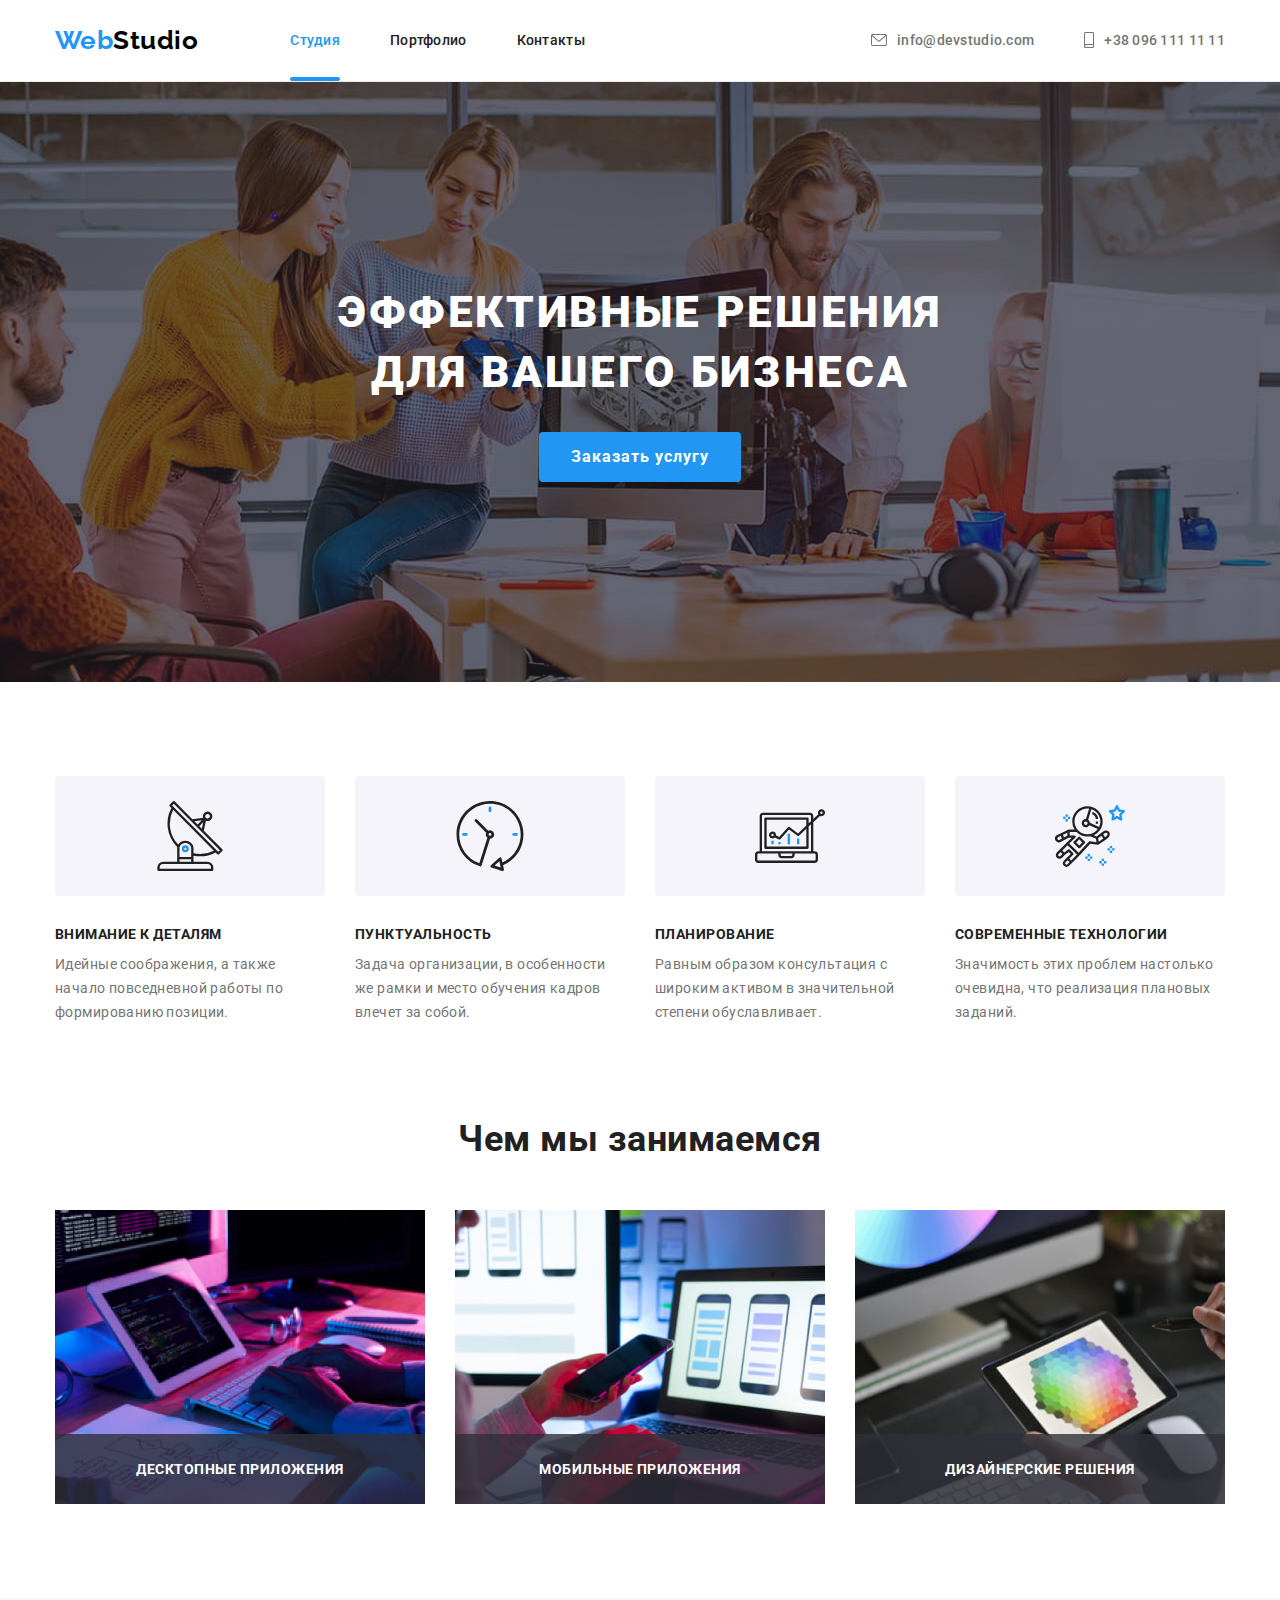
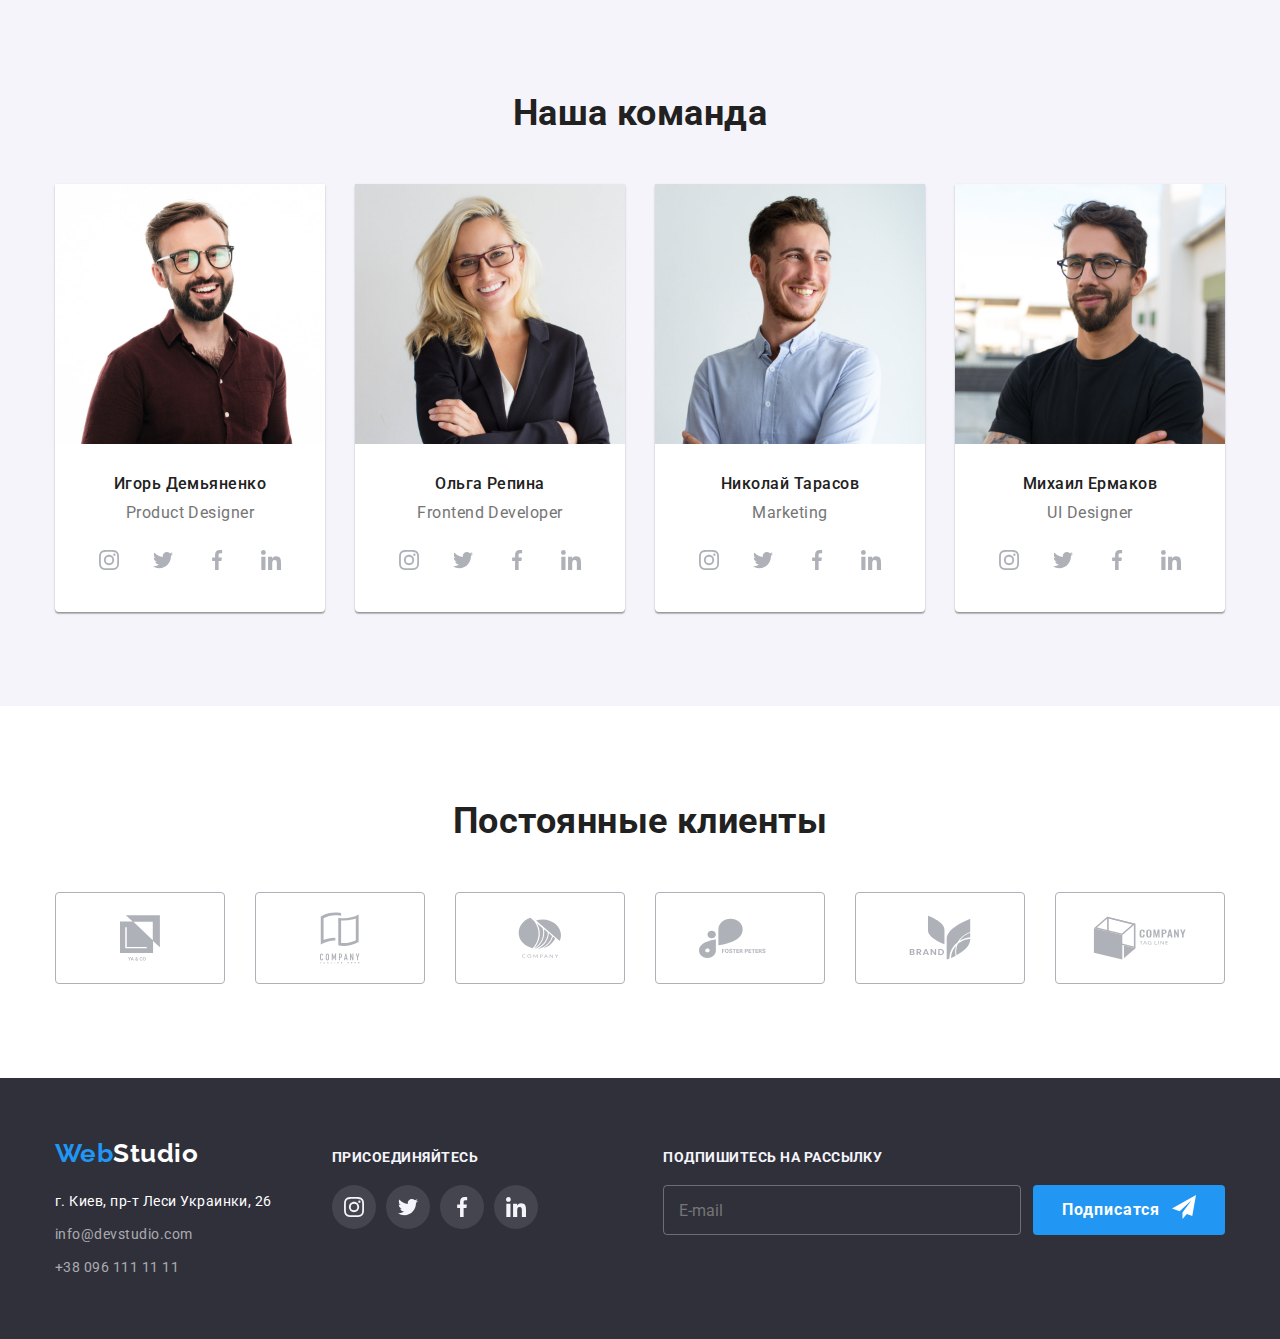
<file: index.html>
<!DOCTYPE html>
<html lang="ru">
  <head>
    <meta charset="UTF-8" />
    <meta name="viewport" content="width=device-width, initial-scale=1.0" />
    <title>Студия</title>
    <link rel="preconnect" href="https://fonts.googleapis.com" />
    <link rel="preconnect" href="https://fonts.gstatic.com" crossorigin />
    <link
      href="https://fonts.googleapis.com/css2?family=Raleway:wght@700&family=Roboto:wght@400;500;700;900&display=swap"
      rel="stylesheet"
    />
    <link
      rel="stylesheet"
      href="https://cdnjs.cloudflare.com/ajax/libs/modern-normalize/1.1.0/modern-normalize.min.css"
      integrity="sha512-wpPYUAdjBVSE4KJnH1VR1HeZfpl1ub8YT/NKx4PuQ5NmX2tKuGu6U/JRp5y+Y8XG2tV+wKQpNHVUX03MfMFn9Q=="
      crossorigin="anonymous"
      referrerpolicy="no-referrer"
    />

    <link rel="stylesheet" href="./css/main.min.css" />
  </head>
  <body>
    <!--******************************************** header section  *******************-->
    <header class="header">
      <div class="header__container">
        <a class="header__logo-link link" href="./index.html"
          ><span class="header__logo-span">Web</span>Studio
        </a>
        <nav class="nav">
          <ul class="nav-menu__list">
            <li>
              <a class="nav-menu__link--current" href="./index.html"
                >Студия</a
              >
            </li>
            <li>
              <a class="nav-menu__link" href="./portfolio.html"
                >Портфолио</a
              >
            </li>
            <li>
              <a class="nav-menu__link" href="./contacts.html">Контакты</a>
            </li>
          </ul>
        </nav>
        <ul class="nav-contact list">
          <li class="nav-contact__item">
            <a class="nav-contact__link" href="mailto:info@devstudio.com">
              <svg class="nav-contact__icon" width="16" height="12">
                <use href="./images/symbol-defs.svg#mail-icon"></use>
              </svg>
              info@devstudio.com
            </a>
          </li>
          <li class="nav-contact__item">
            <a class="nav-contact__link" href="tel:+380961111111">
              <svg class="nav-contact__icon" width="10px" height="16px">
                <use href="./images/symbol-defs.svg#icon-smartphone"></use>
              </svg>
              +38 096 111 11 11
            </a>
          </li>
        </ul>
      </div>
    </header>

    <main>
      <!--****************************************** hero section **********************-->
      <section class="hero">
        <div class="hero__container">
          <h1 class="hero__title">Эффективные решения для вашего бизнеса</h1>
          <button class="hero__btn" type="button" data-modal-open>
            Заказать услугу
          </button>
        </div>
      </section>

      <!--****************************************** benefits section *****************-->
      <section class="benefits">
        <div class="benefits__container">
          <h2 hidden>Преимущества</h2>
          <ul class="benefits__list">
            <li class="benefits__item">
              <div class="benefits__block">
                <svg width="70" height="70">
                  <use href="./images/symbol-defs.svg#icon-antenna"></use>
                </svg>
              </div>
              <h3 class="benefits__tittle">Внимание к деталям</h3>
              <p class="benefits__text">
                Идейные соображения, а также начало повседневной работы по
                формированию позиции.
              </p>
            </li>
            <li class="benefits__item">
              <div class="benefits__block">
                <svg width="70" height="70">
                  <use href="./images/symbol-defs.svg#icon-clock"></use>
                </svg>
              </div>
              <h3 class="benefits__tittle">Пунктуальность</h3>
              <p class="benefits__text">
                Задача организации, в особенности же рамки и место обучения
                кадров влечет за собой.
              </p>
            </li>
            <li class="benefits__item">
              <div class="benefits__block">
                <svg width="70" height="70">
                  <use href="./images/symbol-defs.svg#icon-diagram"></use>
                </svg>
              </div>
              <h3 class="benefits__tittle">Планирование</h3>
              <p class="benefits__text">
                Равным образом консультация с широким активом в значительной
                степени обуславливает.
              </p>
            </li>
            <li class="benefits__item">
              <div class="benefits__block">
                <svg width="70" height="70">
                  <use href="./images/symbol-defs.svg#icon-astronaut"></use>
                </svg>
              </div>
              <h3 class="benefits__tittle">Современные технологии</h3>
              <p class="benefits__text">
                Значимость этих проблем настолько очевидна, что реализация
                плановых заданий.
              </p>
            </li>
          </ul>
        </div>
      </section>

      <!--****************************************** activiti section *****************-->
      <section class="activiti">
        <div class="activiti__container">
          <h2 class="activiti__topic">Чем мы занимаемся</h2>
          <ul class="activiti__list">
            <li class="activiti__item">
              <div class="activiti__block">
                <img
                  class="img"
                  src="./images/box1.jpg"
                  alt="решения для бизнеса"
                  width="370"
                  height="294"
                />
                <div class="activiti__fond">
                  <p class="activiti__caption">десктопные приложения</p>
                </div>
              </div>
            </li>
            <li class="activiti__item">
              <div class="activiti__block">
                <img
                  class="img"
                  src="./images/box2.jpg"
                  alt="решения для бизнеса"
                  width="370"
                  height="294"
                />
                <div class="activiti__fond">
                  <p class="activiti__caption">мобильные приложения</p>
                </div>
              </div>
            </li>
            <li class="activiti__item">
              <div class="activiti__block">
                <img
                  class="img"
                  src="./images/box3.jpg"
                  alt="решения для бизнеса"
                  width="370"
                  height="294"
                />
                <div class="activiti__fond">
                  <p class="activiti__caption">дизайнерские решения</p>
                </div>
              </div>
            </li>
          </ul>
        </div>
      </section>

      <!--******************************************  team section  *******************-->
      <section class="team">
        <div class="team__container">
          <h2 class="team__topic">Наша команда</h2>
          <ul class="team__list">
            <li class="team__item">
              <img
                class="img"
                src="./images/img1.jpg"
                alt="Игорь Демьяненко"
                width="270"
                height="260"
              />
              <div class="person team-block">
                <h3 class="person__name">Игорь Демьяненко</h3>
                <p class="person__team" lang="en">Product Designer</p>
                <ul class="person__list list">
                  <li class="person__item">
                    <a href="" class="person__link"
                      ><svg class="person__icon">
                        <use
                          href="./images/symbol-defs.svg#icon-instagram"
                        ></use>
                      </svg>
                    </a>
                  </li>
                  <li class="person__item">
                    <a href="" class="person__link"
                      ><svg class="person__icon">
                        <use href="./images/symbol-defs.svg#icon-twitter"></use>
                      </svg>
                    </a>
                  </li>
                  <li class="person__item">
                    <a href="" class="person__link"
                      ><svg class="person__icon">
                        <use
                          href="./images/symbol-defs.svg#icon-facebook"
                        ></use>
                      </svg>
                    </a>
                  </li>
                  <li class="person__item">
                    <a href="" class="person__link">
                      <svg class="person__icon">
                        <use
                          href="./images/symbol-defs.svg#icon-linkedin"
                          class=""
                        ></use>
                      </svg>
                    </a>
                  </li>
                </ul>
              </div>
            </li>
            <li class="team__item">
              <img
                class="img"
                src="./images/img2.jpg"
                alt="Ольга Репина"
                width="270"
                height="260"
              />
              <div class="person team-block">
                <h3 class="person__name">Ольга Репина</h3>
                <p class="person__team" lang="en">Frontend Developer</p>
                <ul class="person__list list">
                  <li class="person__item">
                    <a href="" class="person__link"
                      ><svg class="person__icon">
                        <use
                          href="./images/symbol-defs.svg#icon-instagram"
                        ></use>
                      </svg>
                    </a>
                  </li>
                  <li class="person__item">
                    <a href="" class="person__link"
                      ><svg class="person__icon">
                        <use href="./images/symbol-defs.svg#icon-twitter"></use>
                      </svg>
                    </a>
                  </li>
                  <li class="person__item">
                    <a href="" class="person__link"
                      ><svg class="person__icon">
                        <use
                          href="./images/symbol-defs.svg#icon-facebook"
                        ></use>
                      </svg>
                    </a>
                  </li>
                  <li class="person__item">
                    <a href="" class="person__link">
                      <svg class="person__icon">
                        <use
                          href="./images/symbol-defs.svg#icon-linkedin"
                          class=""
                        ></use>
                      </svg>
                    </a>
                  </li>
                </ul>
              </div>
            </li>
            <li class="team__item">
              <img
                class="img"
                src="./images/img3.jpg"
                alt="Николай Тарасов"
                width="270"
                height="260"
              />
              <div class="person team-block">
                <h3 class="person__name">Николай Тарасов</h3>
                <p class="person__team" lang="en">Marketing</p>
                <ul class="person__list list">
                  <li class="person__item">
                    <a href="" class="person__link"
                      ><svg class="person__icon">
                        <use
                          href="./images/symbol-defs.svg#icon-instagram"
                        ></use>
                      </svg>
                    </a>
                  </li>
                  <li class="person__item">
                    <a href="" class="person__link"
                      ><svg class="person__icon">
                        <use href="./images/symbol-defs.svg#icon-twitter"></use>
                      </svg>
                    </a>
                  </li>
                  <li class="person__item">
                    <a href="" class="person__link"
                      ><svg class="person__icon">
                        <use
                          href="./images/symbol-defs.svg#icon-facebook"
                        ></use>
                      </svg>
                    </a>
                  </li>
                  <li class="person__item">
                    <a href="" class="person__link">
                      <svg class="person__icon">
                        <use
                          href="./images/symbol-defs.svg#icon-linkedin"
                          class=""
                        ></use>
                      </svg>
                    </a>
                  </li>
                </ul>
              </div>
            </li>
            <li class="team__item">
              <img
                class="img"
                src="./images/img4.jpg"
                alt="Михаил Ермаков"
                width="270"
                height="260"
              />
              <div class="person team-block">
                <h3 class="person__name">Михаил Ермаков</h3>
                <p class="person__team" lang="en">UI Designer</p>
                <ul class="person__list list">
                  <li class="person__item">
                    <a href="" class="person__link"
                      ><svg class="person__icon">
                        <use
                          href="./images/symbol-defs.svg#icon-instagram"
                        ></use>
                      </svg>
                    </a>
                  </li>
                  <li class="person__item">
                    <a href="" class="person__link"
                      ><svg class="person__icon">
                        <use href="./images/symbol-defs.svg#icon-twitter"></use>
                      </svg>
                    </a>
                  </li>
                  <li class="person__item">
                    <a href="" class="person__link"
                      ><svg class="person__icon">
                        <use
                          href="./images/symbol-defs.svg#icon-facebook"
                        ></use>
                      </svg>
                    </a>
                  </li>
                  <li class="person__item">
                    <a href="" class="person__link">
                      <svg class="person__icon">
                        <use
                          href="./images/symbol-defs.svg#icon-linkedin"
                          class=""
                        ></use>
                      </svg>
                    </a>
                  </li>
                </ul>
              </div>
            </li>
          </ul>
        </div>
      </section>

      <!--******************************************* clients section  ****************-->
      <section class="clients">
        <div class="clients__container">
          <h2 class="clients__topic">Постоянные клиенты</h2>
          <ul class="clients__list">
            <li class="clients__item">
              <a href="" class="clients__link">
                <svg class="clients__icon" width="40" height="52">
                  <use href="./images/symbol-defs.svg#icon-client1"></use>
                </svg>
              </a>
            </li>
            <li class="clients__item">
              <a href="" class="clients__link">
                <svg class="clients__icon" width="40" height="52">
                  <use href="./images/symbol-defs.svg#icon-client2"></use>
                </svg>
              </a>
            </li>
            <li class="clients__item">
              <a href="" class="clients__link">
                <svg class="clients__icon" width="43.46" height="41.18">
                  <use href="./images/symbol-defs.svg#icon-client3"></use>
                </svg>
              </a>
            </li>
            <li class="clients__item">
              <a href="" class="clients__link">
                <svg class="clients__icon" width="84.44" height="40.62">
                  <use href="./images/symbol-defs.svg#icon-client4"></use>
                </svg>
              </a>
            </li>
            <li class="clients__item">
              <a href="" class="clients__link">
                <svg class="clients__icon" width="62.54" height="45.43">
                  <use href="./images/symbol-defs.svg#icon-client5"></use>
                </svg>
              </a>
            </li>
            <li class="clients__item">
              <a href="" class="clients__link">
                <svg class="clients__icon" width="93.79" height="43.93">
                  <use href="./images/symbol-defs.svg#icon-client6"></use>
                </svg>
              </a>
            </li>
          </ul>
        </div>
      </section>
    </main>

    <!--************************************************ footer section ***************-->
    <footer class="footer">
      <div class="footer__container">
        <div class="footer__block">
          <a class="footer__logo" href="./index.html"
            ><span class="footer__logo-span">Web</span>Studio
          </a>
          <address>
            <ul class="footer__list--contact">
              <li class="footer__item">
                <a
                  class="footer__address"
                  href="https://www.google.com/maps/place/%D0%B1%D1%83%D0%BB.+%D0%9B%D0%B5%D1%81%D0%B8+%D0%A3%D0%BA%D1%80%D0%B0%D0%B8%D0%BD%D0%BA%D0%B8,+26,+%D0%9A%D0%B8%D0%B5%D0%B2,+02000/@50.4265807,30.5361971,17z/data=!3m1!4b1!4m5!3m4!1s0x40d4cf0e033ecbe9:0x57a4dffefec77da0!8m2!3d50.4265807!4d30.5383858"
                  target="title"
                  >г. Киев, пр-т Леси Украинки, 26
                </a>
              </li>
              <li class="footer__item">
                <a class="footer__contact" href="mailto:info@devstudio.com"
                  >info@devstudio.com</a
                >
              </li>
              <li class="footer__item">
                <a class="footer__contact" href="tel:+380961111111"
                  >+38 096 111 11 11</a
                >
              </li>
            </ul>
          </address>
        </div>

        <div class="footer__block">
          <strong class="footer__topic">присоединяйтесь</strong>
          <ul class="footer__list--social list">
            <li class="footer__social">
              <a href="" class="footer__link">
                <svg class="footer__icon">
                  <use href="./images/symbol-defs.svg#icon-instagram"></use>
                </svg>
              </a>
            </li>
            <li class="footer__social">
              <a href="" class="footer__link">
                <svg class="footer__icon">
                  <use href="./images/symbol-defs.svg#icon-twitter"></use>
                </svg>
              </a>
            </li>
            <li class="footer__social">
              <a href="" class="footer__link">
                <svg class="footer__icon">
                  <use href="./images/symbol-defs.svg#icon-facebook"></use>
                </svg>
              </a>
            </li>
            <li class="footer__social">
              <a href="" class="footer__link">
                <svg class="footer__icon">
                  <use href="./images/symbol-defs.svg#icon-linkedin"></use>
                </svg>
              </a>
            </li>
          </ul>
        </div>
        <div class="footer__subscribe">
          <strong class="footer__tittle">подпишитесь на рассылку</strong>
          <form class="footer__form" method="get" autocomplete="on">
            <input
              class="footer__input"
              name="email"
              type="email"
              placeholder="E-mail"
            />
            <button class="footer__submit" type="submit">
              Подписатся
              <svg class="footer__svg" width="24" height="24">
                <use href="./images/symbol-defs.svg#icon-submit"></use>
              </svg>
            </button>
          </form>
        </div>
      </div>
    </footer>

    <!--********************************************* modal window *******************-->
    <div class="backdrop is-hidden" data-modal>
      <div class="modal">
        <button data-modal-close class="modal__btn" type="button">
          <svg class="modal__icon--close">
            <use href="./images/symbol-defs.svg#icon-close"></use>
          </svg>
        </button>
        <p class="modal__tittle">Оставьте свои данные, мы вам перезвоним</p>
        <form class="modal__form" action="#">
          <label class="modal__label"
            >Имя
            <input
              class="modal__input--data"
              type="text"
              name="name"
              minlength="2"
              required
            />
            <svg class="modal__icon--data">
              <use href="./images/symbol-defs.svg#icon-person"></use>
            </svg>
          </label>
          <label class="modal__label"
            >Телефон
            <input class="modal__input--data" type="tel" name="tel" required />
            <svg class="modal__icon--data">
              <use href="./images/symbol-defs.svg#icon-phone"></use>
            </svg>
          </label>
          <label class="modal__label"
            >Почта
            <input
              class="modal__input--data"
              type="email"
              name="email"
              autofocus
              required
            />
            <svg class="modal__icon--data">
              <use href="./images/symbol-defs.svg#icon-email"></use>
            </svg>
          </label>
          <label class="modal__label"
            >Коментарий
            <textarea
              class="modal__textarea"
              name="comment"
              id="comment"
              placeholder="Введите текст"
              cols="30"
              rows="10"
            ></textarea>
          </label>
          <label class="modal__label modal__label--checkbox">
            <input
              class="modal__input--checkbox visually-hidden"
              type="checkbox"
              name="checbox"
              required
            />
            <span class="modal__checkbox"></span>

            Соглашаюсь с рассылкой и принимаю
            <a class="modal__Link" href="#">Условия договора</a>
          </label>
          <button class="modal__button" type="submit">Отправить</button>
        </form>
      </div>
    </div>
    <script src="./js/modal.js"></script>
  </body>
</html>
</file>
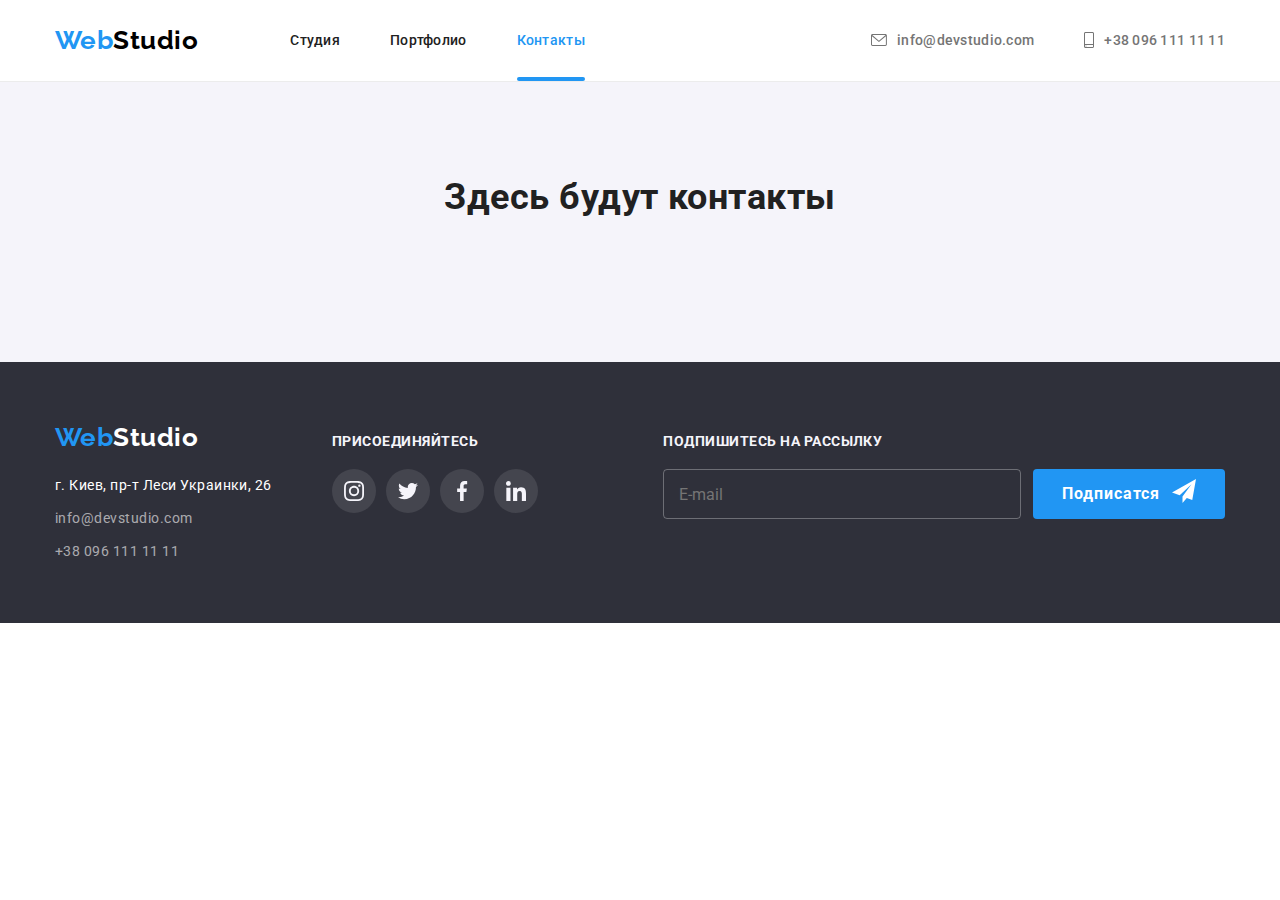
<file: contacts.html>
<!DOCTYPE html>
<html lang="ru">
  <head>
    <meta charset="UTF-8" />
    <meta name="viewport" content="width=device-width, initial-scale=1.0" />
    <title>Контакты</title>
    <link rel="preconnect" href="https://fonts.googleapis.com" />
    <link rel="preconnect" href="https://fonts.gstatic.com" crossorigin />
    <link
      href="https://fonts.googleapis.com/css2?family=Raleway:wght@700&family=Roboto:wght@400;500;700;900&display=swap"
      rel="stylesheet"
    />
    <link
      rel="stylesheet"
      href="https://cdnjs.cloudflare.com/ajax/libs/modern-normalize/1.1.0/modern-normalize.min.css"
      integrity="sha512-wpPYUAdjBVSE4KJnH1VR1HeZfpl1ub8YT/NKx4PuQ5NmX2tKuGu6U/JRp5y+Y8XG2tV+wKQpNHVUX03MfMFn9Q=="
      crossorigin="anonymous"
      referrerpolicy="no-referrer"
    />
    <link rel="stylesheet" href="./css/main.min.css" />
  </head>

  <!--  header -->
  <body">
    <header class="header">
      <div class="header__container container">
        <a class="header__logo-link link" href="./index.html"
          ><span class="header__logo-span">Web</span>Studio
        </a>
        <nav class="nav">
          <ul class="nav-menu__list list">
            <li>
              <a class="nav-menu__link link" href="./index.html">Студия</a>
            </li>
            <li>
              <a class="nav-menu__link link" href="./portfolio.html"
                >Портфолио</a
              >
            </li>
            <li>
              <a class="nav-menu__link--current link" href="./contacts.html">Контакты</a>
            </li>
          </ul>
        </nav>
        <ul class="nav-contact list">
          <li class="nav-contact__item">
            <a class="nav-contact__link link" href="mailto:info@devstudio.com">
              <svg class="nav-contact__icon" width="16" height="12">
                <use href="./images/symbol-defs.svg#mail-icon"></use>
              </svg>
              info@devstudio.com
            </a>
          </li>
          <li class="nav-contact__item">
            <a class="nav-contact__link link" href="tel:+380961111111">
              <svg class="nav-contact__icon" width="10px" height="16px">
                <use href="./images/symbol-defs.svg#icon-smartphone"></use>
              </svg>
              +38 096 111 11 11
            </a>
          </li>
        </ul>
      </div>
    </header>

    <!----   contacts   ---->
    <main>
      <section class="team">
        <div class="portfolio__container">
        <h1 class="activiti__topic" >Здесь будут контакты</h1>
        </div>
      </section>
    </main>

    <!-- *********************** footer ******************* -->
    <footer class="footer">
      <div class="footer__container container">
        <div class="footer__block">
          <a class="footer__logo link" href="./index.html"
            ><span class="footer__logo-span">Web</span>Studio
          </a>
          <address>
            <ul class="footer__list--contact list">
              <li class="footer__item">
                <a
                  class="footer__address link"
                  href="https://www.google.com/maps/place/%D0%B1%D1%83%D0%BB.+%D0%9B%D0%B5%D1%81%D0%B8+%D0%A3%D0%BA%D1%80%D0%B0%D0%B8%D0%BD%D0%BA%D0%B8,+26,+%D0%9A%D0%B8%D0%B5%D0%B2,+02000/@50.4265807,30.5361971,17z/data=!3m1!4b1!4m5!3m4!1s0x40d4cf0e033ecbe9:0x57a4dffefec77da0!8m2!3d50.4265807!4d30.5383858"
                  target="title"
                  >г. Киев, пр-т Леси Украинки, 26
                </a>
              </li>
              <li class="footer__item">
                <a class="footer__contact link" href="mailto:info@devstudio.com"
                  >info@devstudio.com</a
                >
              </li>
              <li class="footer__item">
                <a class="footer__contact link" href="tel:+380961111111"
                  >+38 096 111 11 11</a
                >
              </li>
            </ul>
          </address>
        </div>

        <div class="footer__block">
          <strong class="footer__topic">присоединяйтесь</strong>
          <ul class="footer__list--social list">
            <li class="footer__social">
              <a href="" class="footer__link">
                <svg class="footer__icon">
                  <use href="./images/symbol-defs.svg#icon-instagram"></use>
                </svg>
              </a>
            </li>
            <li class="footer__social">
              <a href="" class="footer__link">
                <svg class="footer__icon">
                  <use href="./images/symbol-defs.svg#icon-twitter"></use>
                </svg>
              </a>
            </li>
            <li class="footer__social">
              <a href="" class="footer__link">
                <svg class="footer__icon">
                  <use href="./images/symbol-defs.svg#icon-facebook"></use>
                </svg>
              </a>
            </li>
            <li class="footer__social">
              <a href="" class="footer__link">
                <svg class="footer__icon">
                  <use href="./images/symbol-defs.svg#icon-linkedin"></use>
                </svg>
              </a>
            </li>
          </ul>
        </div>
        <div class="footer__subscribe">
          <strong class="footer__tittle">подпишитесь на рассылку</strong>
          <form class="footer__form" method="get" autocomplete="on">
            <input
              class="footer__input"
              name="email"
              type="email"
              placeholder="E-mail"
            />
            <button class="footer__submit" type="submit">
              Подписатся
              <svg class="footer__svg" width="24" height="24">
                <use href="./images/symbol-defs.svg#icon-submit"></use>
              </svg>
            </button>
          </form>
        </div>
      </div>
    </footer>
  </body>
</html>
</file>
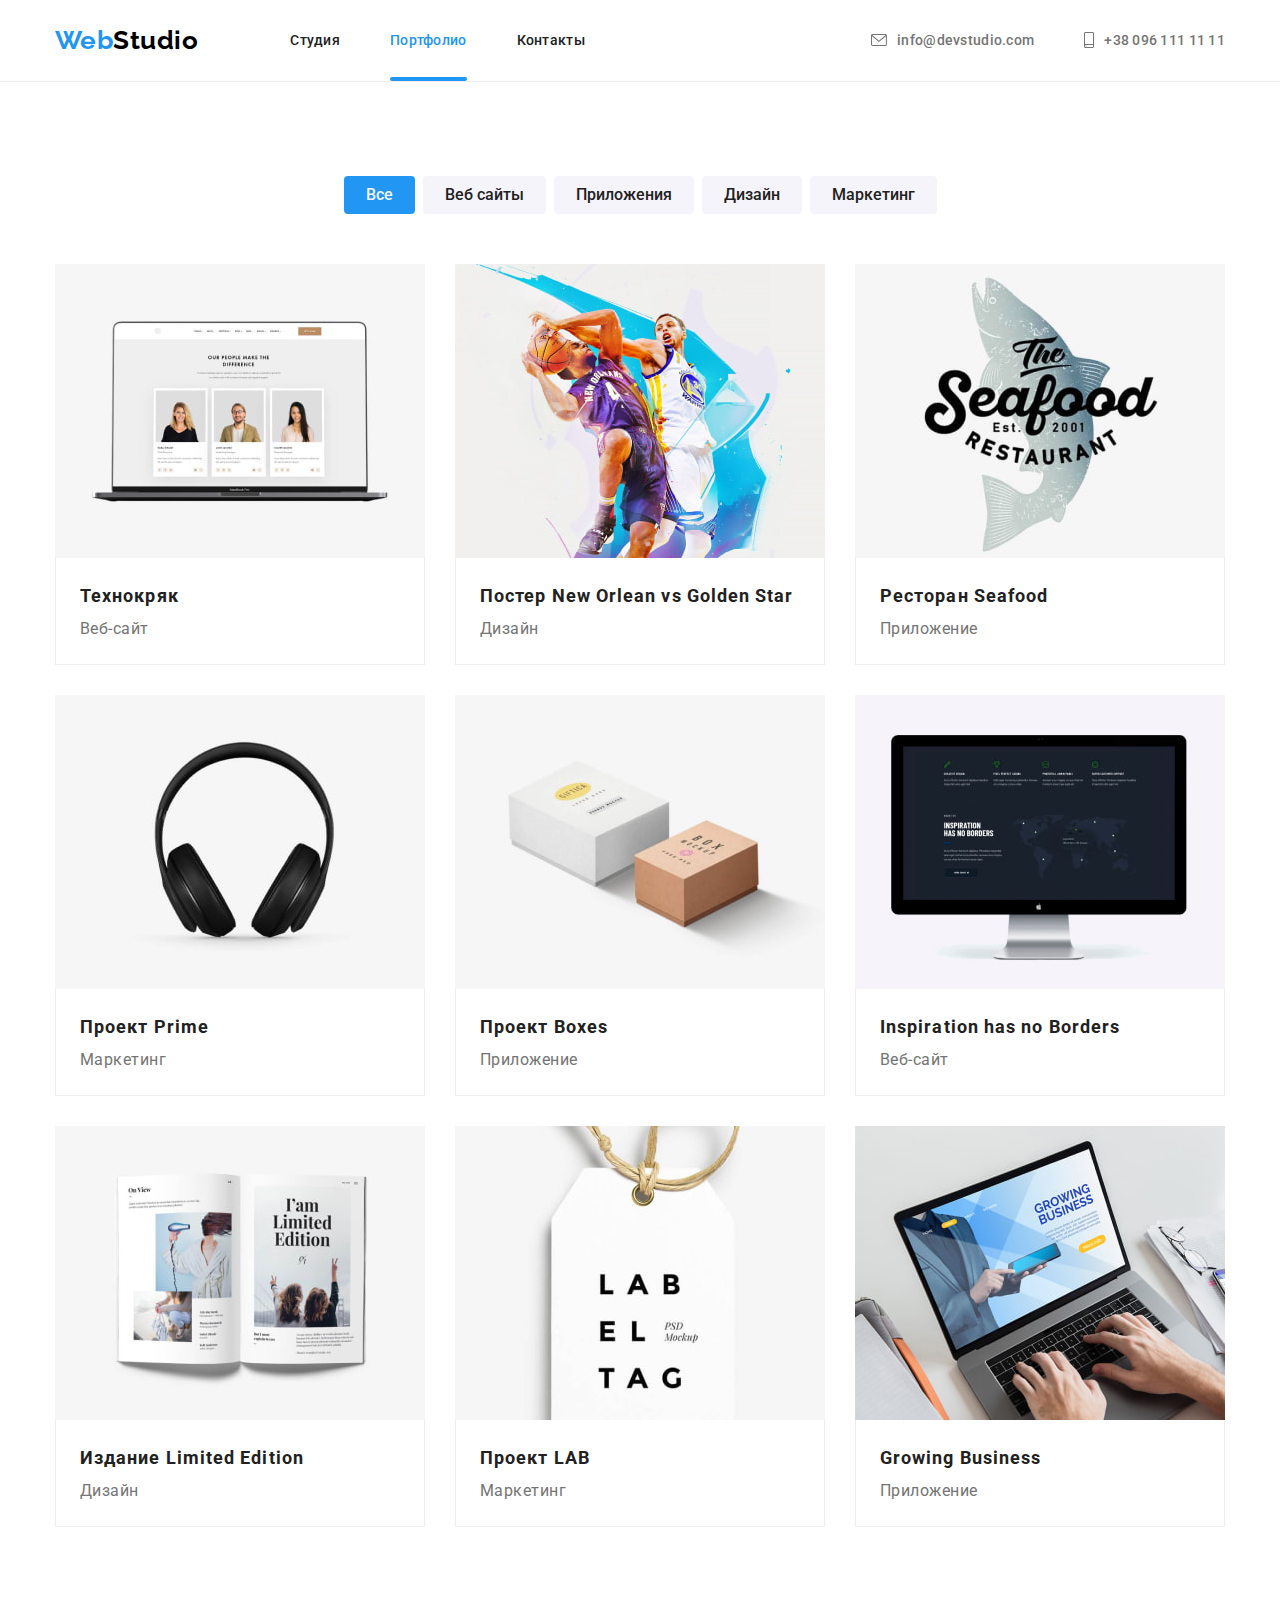
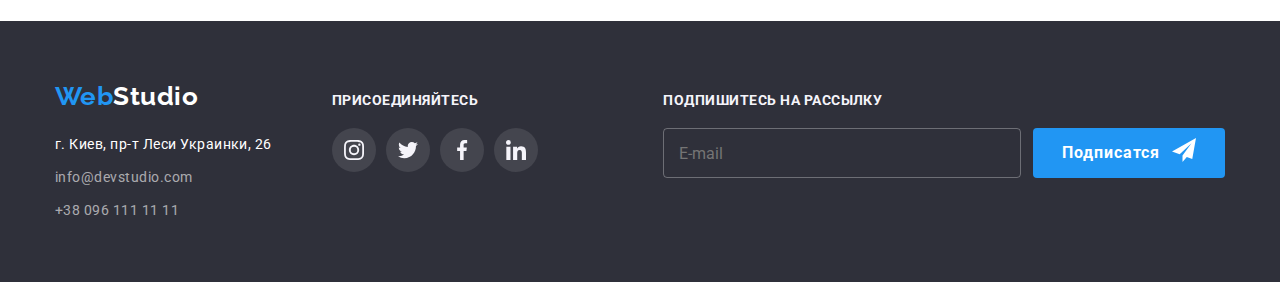
<file: portfolio.html>
<!DOCTYPE html>
<html lang="ru">
  <head>
    <meta charset="UTF-8" />
    <meta name="viewport" content="width=device-width, initial-scale=1.0" />
    <title>Портфолио</title>
    <link rel="preconnect" href="https://fonts.googleapis.com" />
    <link rel="preconnect" href="https://fonts.gstatic.com" crossorigin />
    <link
      href="https://fonts.googleapis.com/css2?family=Raleway:wght@700&family=Roboto:wght@400;500;700;900&display=swap"
      rel="stylesheet"
    />
    <link
      rel="stylesheet"
      href="https://cdnjs.cloudflare.com/ajax/libs/modern-normalize/1.1.0/modern-normalize.min.css"
      integrity="sha512-wpPYUAdjBVSE4KJnH1VR1HeZfpl1ub8YT/NKx4PuQ5NmX2tKuGu6U/JRp5y+Y8XG2tV+wKQpNHVUX03MfMFn9Q=="
      crossorigin="anonymous"
      referrerpolicy="no-referrer"
    />
    <link rel="stylesheet" href="./css/main.min.css" />
  </head>

  <body>
    <!-------------------------------------------  section  header ------------------------------->
    <header class="header">
      <div class="header__container container">
        <!--header__container-->
        <a class="header__logo-link" href="./index.html"
          ><span class="header__logo-span">Web</span>Studio
        </a>
        <nav class="nav">
          <ul class="nav-menu__list list">
            <li>
              <a class="nav-menu__link" href="./index.html">Студия</a>
            </li>
            <li>
              <a class="nav-menu__link--current" href="./portfolio.html"
                >Портфолио</a
              >
            </li>
            <li>
              <a class="nav-menu__link" href="./contacts.html">Контакты</a>
            </li>
          </ul>
        </nav>
        <ul class="nav-contact list">
          <li class="nav-contact__item">
            <a class="nav-contact__link" href="mailto:info@devstudio.com">
              <svg class="nav-contact__icon" width="16" height="12">
                <use href="./images/symbol-defs.svg#mail-icon"></use>
              </svg>
              info@devstudio.com
            </a>
          </li>
          <li class="nav-contact__item">
            <a class="nav-contact__link" href="tel:+380961111111">
              <svg class="nav-contact__icon" width="10px" height="16px">
                <use href="./images/symbol-defs.svg#icon-smartphone"></use>
              </svg>
              +38 096 111 11 11
            </a>
          </li>
        </ul>
      </div>
    </header>

    <!-------------------------------------------  portfolio  ------------------------------>
    <main>
      <section class="portfolio">
        <div class="portfolio__container">
          <h1 hidden>Портфолио</h1>
          <ul class="portfolio-btn__list">
            <li class="btn-item">
              <button class="portfolio__btn--current" type="button">Все</button>
            </li>
            <li class="btn-item">
              <button class="portfolio__btn" type="button">Веб сайты</button>
            </li>
            <li class="btn-item">
              <button class="portfolio__btn" type="button">Приложения</button>
            </li>
            <li class="btn-item">
              <button class="portfolio__btn" type="button">Дизайн</button>
            </li>
            <li class="btn-item">
              <button class="portfolio__btn" type="button">Маркетинг</button>
            </li>
          </ul>
          <ul class="portfolio__list">
            <li class="portfolio__item">
              <a class="portfolio__link" href="">
                <div class="portfolio__block--img">
                  <img
                    class="img"
                    src="./images/img21.jpg"
                    alt="Вебсайт"
                    width="370"
                    height="294"
                  />
                  <p class="portfolio__text">
                    Технокряк это современная площадка распространения
                    коронавируса. Компании используют эту платформу для
                    цифрового шпионажа и атак на защищённые сервера конкурентов.
                  </p>
                </div>
                <div class="portfolio__block--data">
                  <h2 class="portfolio__price">Технокряк</h2>
                  <p class="portfolio__term">Веб-сайт</p>
                </div>
              </a>
            </li>
            <li class="portfolio__item">
              <a class="portfolio__link" href="">
                <div class="portfolio__block--img">
                  <img
                    class="img"
                    src="./images/img22.jpg"
                    alt="Дизайн"
                    width="370"
                    height="294"
                  />
                  <p class="portfolio__text">
                    Технокряк это современная площадка распространения
                    коронавируса. Компании используют эту платформу для
                    цифрового шпионажа и атак на защищённые сервера конкурентов.
                  </p>
                </div>
                <div class="portfolio__block--data">
                  <h2 class="portfolio__price">
                    Постер New Orlean vs Golden Star
                  </h2>
                  <p class="portfolio__term">Дизайн</p>
                </div>
              </a>
            </li>
            <li class="portfolio__item">
              <a class="portfolio__link" href="">
                <div class="portfolio__block--img">
                  <img
                    class="img"
                    src="./images/img23.jpg"
                    alt="Приложение"
                    width="370"
                    height="294"
                  />
                  <p class="portfolio__text">
                    Технокряк это современная площадка распространения
                    коронавируса. Компании используют эту платформу для
                    цифрового шпионажа и атак на защищённые сервера конкурентов.
                  </p>
                </div>
                <div class="portfolio__block--data">
                  <h2 class="portfolio__price">Ресторан Seafood</h2>
                  <p class="portfolio__term">Приложение</p>
                </div>
              </a>
            </li>
            <li class="portfolio__item">
              <a class="portfolio__link" href="">
                <div class="portfolio__block--img">
                  <img
                    class="img"
                    src="./images/img24.jpg"
                    alt="Маркетинг"
                    width="370"
                    height="294"
                  />
                  <p class="portfolio__text">
                    Технокряк это современная площадка распространения
                    коронавируса. Компании используют эту платформу для
                    цифрового шпионажа и атак на защищённые сервера конкурентов.
                  </p>
                </div>
                <div class="portfolio__block--data">
                  <h2 class="portfolio__price">Проект Prime</h2>
                  <p class="portfolio__term">Маркетинг</p>
                </div>
              </a>
            </li>
            <li class="portfolio__item">
              <a class="portfolio__link" href="">
                <div class="portfolio__block--img">
                  <img
                    class="img"
                    src="./images/img25.jpg"
                    alt="Приложение"
                    width="370"
                    height="294"
                  />
                  <p class="portfolio__text">
                    Технокряк это современная площадка распространения
                    коронавируса. Компании используют эту платформу для
                    цифрового шпионажа и атак на защищённые сервера конкурентов.
                  </p>
                </div>
                <div class="portfolio__block--data">
                  <h2 class="portfolio__price">Проект Boxes</h2>
                  <p class="portfolio__term">Приложение</p>
                </div>
              </a>
            </li>
            <li class="portfolio__item">
              <a class="portfolio__link" href="">
                <div class="portfolio__block--img">
                  <img
                    class="img"
                    src="./images/img26.jpg"
                    alt="Вебсайт"
                    width="370"
                    height="294"
                  />
                  <p class="portfolio__text">
                    Технокряк это современная площадка распространения
                    коронавируса. Компании используют эту платформу для
                    цифрового шпионажа и атак на защищённые сервера конкурентов.
                  </p>
                </div>
                <div class="portfolio__block--data">
                  <h2 class="portfolio__price">Inspiration has no Borders</h2>
                  <p class="portfolio__term">Веб-сайт</p>
                </div>
              </a>
            </li>
            <li class="portfolio__item">
              <a class="portfolio__link" href="">
                <div class="portfolio__block--img">
                  <img
                    class="img"
                    src="./images/img27.jpg"
                    alt="Дизайн"
                    width="370"
                    height="294"
                  />
                  <p class="portfolio__text">
                    Технокряк это современная площадка распространения
                    коронавируса. Компании используют эту платформу для
                    цифрового шпионажа и атак на защищённые сервера конкурентов.
                  </p>
                </div>
                <div class="portfolio__block--data">
                  <h2 class="portfolio__price">Издание Limited Edition</h2>
                  <p class="portfolio__term">Дизайн</p>
                </div>
              </a>
            </li>
            <li class="portfolio__item">
              <a class="portfolio__link" href="">
                <div class="portfolio__block--img">
                  <img
                    class="img"
                    src="./images/img28.jpg"
                    alt="Маркетинг"
                    width="370"
                    height="294"
                  />
                  <p class="portfolio__text">
                    Технокряк это современная площадка распространения
                    коронавируса. Компании используют эту платформу для
                    цифрового шпионажа и атак на защищённые сервера конкурентов.
                  </p>
                </div>
                <div class="portfolio__block--data">
                  <h2 class="portfolio__price">Проект LAB</h2>
                  <p class="portfolio__term">Маркетинг</p>
                </div>
              </a>
            </li>
            <li class="portfolio__item">
              <a class="portfolio__link" href="">
                <div class="portfolio__block--img">
                  <img
                    class="img"
                    src="./images/img29.jpg"
                    alt="Приложение"
                    width="370"
                    height="294"
                  />
                  <p class="portfolio__text">
                    Технокряк это современная площадка распространения
                    коронавируса. Компании используют эту платформу для
                    цифрового шпионажа и атак на защищённые сервера конкурентов.
                  </p>
                </div>
                <div class="portfolio__block--data">
                  <h2 class="portfolio__price">Growing Business</h2>
                  <p class="portfolio__term">Приложение</p>
                </div>
              </a>
            </li>
          </ul>
        </div>
      </section>
    </main>
    <!-------------------------------------------  footer ------------------------------->
    <footer class="footer">
      <div class="footer__container container">
        <div class="footer__block">
          <a class="footer__logo" href="./index.html"
            ><span class="footer__logo-span">Web</span>Studio
          </a>
          <address>
            <ul class="footer__list--contact list">
              <li class="footer__item">
                <a
                  class="footer__address"
                  href="https://www.google.com/maps/place/%D0%B1%D1%83%D0%BB.+%D0%9B%D0%B5%D1%81%D0%B8+%D0%A3%D0%BA%D1%80%D0%B0%D0%B8%D0%BD%D0%BA%D0%B8,+26,+%D0%9A%D0%B8%D0%B5%D0%B2,+02000/@50.4265807,30.5361971,17z/data=!3m1!4b1!4m5!3m4!1s0x40d4cf0e033ecbe9:0x57a4dffefec77da0!8m2!3d50.4265807!4d30.5383858"
                  target="title"
                  >г. Киев, пр-т Леси Украинки, 26
                </a>
              </li>
              <li class="footer__item">
                <a class="footer__contact" href="mailto:info@devstudio.com"
                  >info@devstudio.com</a
                >
              </li>
              <li class="footer__item">
                <a class="footer__contact" href="tel:+380961111111"
                  >+38 096 111 11 11</a
                >
              </li>
            </ul>
          </address>
        </div>

        <div class="footer__block">
          <strong class="footer__topic">присоединяйтесь</strong>
          <ul class="footer__list--social list">
            <li class="footer__social">
              <a href="" class="footer__link">
                <svg class="footer__icon">
                  <use href="./images/symbol-defs.svg#icon-instagram"></use>
                </svg>
              </a>
            </li>
            <li class="footer__social">
              <a href="" class="footer__link">
                <svg class="footer__icon">
                  <use href="./images/symbol-defs.svg#icon-twitter"></use>
                </svg>
              </a>
            </li>
            <li class="footer__social">
              <a href="" class="footer__link">
                <svg class="footer__icon">
                  <use href="./images/symbol-defs.svg#icon-facebook"></use>
                </svg>
              </a>
            </li>
            <li class="footer__social">
              <a href="" class="footer__link">
                <svg class="footer__icon">
                  <use href="./images/symbol-defs.svg#icon-linkedin"></use>
                </svg>
              </a>
            </li>
          </ul>
        </div>
        <div class="footer__subscribe">
          <strong class="footer__tittle">подпишитесь на рассылку</strong>
          <form class="footer__form" method="get" autocomplete="on">
            <input
              class="footer__input"
              name="email"
              type="email"
              placeholder="E-mail"
            />
            <button class="footer__submit" type="submit">
              Подписатся
              <svg class="footer__svg" width="24" height="24">
                <use href="./images/symbol-defs.svg#icon-submit"></use>
              </svg>
            </button>
          </form>
        </div>
      </div>
    </footer>
  </body>
</html>
</file>
<file: css/main.min.css>
/*! modern-normalize v1.1.0 | MIT License | https://github.com/sindresorhus/modern-normalize */*,::before,::after{box-sizing:border-box}html{line-height:1.15;-webkit-text-size-adjust:100%;-moz-tab-size:4;tab-size:4}body{margin:0;font-family:system-ui,-apple-system,"Segoe UI",Roboto,Helvetica,Arial,sans-serif,"Apple Color Emoji","Segoe UI Emoji"}hr{height:0;color:inherit}abbr[title]{text-decoration:underline dotted}b,strong{font-weight:bolder}code,kbd,samp,pre{font-family:ui-monospace, SFMono-Regular, Consolas, 'Liberation Mono', Menlo, monospace;font-size:1em}small{font-size:80%}sub,sup{font-size:75%;line-height:0;position:relative;vertical-align:baseline}sub{bottom:-0.25em}sup{top:-0.5em}table{text-indent:0;border-color:inherit}button,input,optgroup,select,textarea{font-family:inherit;font-size:100%;line-height:1.15;margin:0}button,select{text-transform:none}button,[type='button'],[type='reset'],[type='submit']{-webkit-appearance:button}::-moz-focus-inner{border-style:none;padding:0}:-moz-focusring{outline:1px dotted ButtonText}:-moz-ui-invalid{box-shadow:none}legend{padding:0}progress{vertical-align:baseline}::-webkit-inner-spin-button,::-webkit-outer-spin-button{height:auto}[type='search']{-webkit-appearance:textfield;outline-offset:-2px}::-webkit-search-decoration{-webkit-appearance:none}::-webkit-file-upload-button{-webkit-appearance:button;font:inherit}summary{display:list-item}body{font-family:'Roboto', sans-serif;letter-spacing:0.03em;color:var(--primary-text-color);background-color:var(--primary-title-color)}h1,h2,h3,h4,h5,h6,p,ul{padding:0;margin:0}.header__logo-link,.nav-menu__link,.nav-menu__link--current,.nav-contact__link,.portfolio__link,.footer__logo,.footer__address,.footer__contact{text-decoration:none}.nav-menu__list,.benefits__list,.activiti__list,.team__list,.clients__list,.portfolio-btn__list,.portfolio__list,.footer__list--contact{list-style:none}.visually-hidden{position:absolute;clip:rect(0 0 0 0);width:1px;height:1px;margin:-1px}.img{display:block;max-width:100%;height:auto}.header__container,.hero__container,.benefits__container,.activiti__container,.team__container,.clients__container,.portfolio__container,.footer__container{margin-left:auto;margin-right:auto;width:1200px;padding-left:15px;padding-right:15px}.benefits,.team,.clients,.portfolio{padding-top:94px;padding-bottom:94px}.header{border-bottom:1px solid #ececec}.header__container{display:flex}.nav{display:flex}.header__logo-link{font-weight:700;font-family:Raleway;font-weight:bold;font-size:26px;line-height:calc(31 / 26);color:#000;padding-top:25px;padding-bottom:25px}.header__logo-span{color:#2196f3}.nav-menu__list{margin-left:92px;display:flex}.nav-menu__list :not(:last-child){margin-right:50px}.nav-menu__link{font-weight:500;font-size:14px;line-height:calc(16 / 14);letter-spacing:0.02em;color:#212121;padding-top:32px;padding-bottom:32px;display:block;transition:color 250ms cubic-bezier(0.4, 0, 0.2, 1)}.nav-menu__link:hover,.nav-menu__link:focus{color:#2196f3}.nav-menu__link--current{font-weight:500;font-size:14px;line-height:calc(16 / 14);letter-spacing:0.02em;color:#2196f3;padding-top:32px;padding-bottom:32px;display:block;position:relative}.nav-menu__link--current::after{content:'';position:absolute;bottom:-1px;left:0;width:100%;height:4px;background-color:#2196f3;border-radius:4px}.nav-contact{display:flex;margin-left:auto}.nav-contact :not(:last-child){margin-right:50px}.nav-contact__item{display:flex;flex-direction:row;align-items:baseline}.nav-contact__link{font-weight:500;font-size:14px;line-height:calc(16 / 14);letter-spacing:0.02em;color:#757575;padding-top:32px;padding-bottom:32px;display:flex;align-items:center;transition:color 250ms cubic-bezier(0.4, 0, 0.2, 1)}.nav-contact__link:hover,.nav-contact__link:focus{color:#2196f3}.nav-contact__icon{margin-right:10px;fill:currentcolor;transition:fill 250ms cubic-bezier(0.4, 0, 0.2, 1)}.hero{padding-top:200px;padding-bottom:200px;max-width:1600px;margin:auto;background-color:#2f303a;background-image:linear-gradient(rgba(47,48,58,0.4), rgba(47,48,58,0.4)),url(../images/hero.jpg);background-size:auto;background-position:center;background-repeat:no-repeat}.hero__container{display:flex;flex-direction:column;align-items:center}.hero__title{font-weight:900;font-size:44px;line-height:calc(60 / 44);letter-spacing:0.06em;text-transform:uppercase;text-align:center;margin-bottom:30px;max-width:696px;color:#fff}.hero__btn{font-family:inherit;font-weight:700;font-size:16px;line-height:calc(30 / 16);letter-spacing:0.06em;min-width:200px;padding:10px 32px;border-radius:4px;display:inline-block;cursor:pointer;border:none;color:#fff;background:#2196f3;transition:background-color 250ms cubic-bezier(0.4, 0, 0.2, 1)}.hero__btn:focus,.hero__btn:hover{color:#fff;background-color:#188ce8;box-shadow:0px 4px 4px rgba(0,0,0,0.15)}.benefits__list{display:flex}.benefits__list :not(:last-child){margin-right:30px}.benefits__item{width:270px}.benefits__block{display:flex;flex-direction:column;align-items:center;justify-content:center;margin-bottom:30px;width:270px;height:120px;background-color:#f5f4fa;border-radius:4px}.benefits__tittle{margin-bottom:10px;font-weight:bold;font-size:14px;line-height:calc(16 / 14);text-transform:uppercase;color:#212121}.benefits__text{font-weight:normal;font-size:14px;line-height:calc(24 / 14);letter-spacing:0.03em;color:#757575}.activiti{padding-bottom:94px;background-color:#fff}.activiti__topic{font-size:36px;line-height:calc(42 / 36);font-weight:bold;text-align:center;margin-bottom:50px;color:#212121}.activiti__list{display:flex}.activiti__list :not(:last-child){margin-right:30px}.activiti__block{position:relative}.activiti__fond{width:100%;height:70px;bottom:0;display:flex;justify-content:center;align-items:center;position:absolute;background:rgba(47,48,58,0.8)}.activiti__caption{font-size:14px;line-height:calc(16 / 14);font-weight:bold;text-align:center;text-transform:uppercase;color:#fff}.team{background-color:#f5f4fa}.team__topic{font-weight:bold;font-size:36px;line-height:calc(42 / 36);text-align:center;margin-bottom:50px;color:#212121}.team__list{display:flex;flex-wrap:wrap}.team__item{width:270px;background-color:#fff;border-radius:0px 0px 4px 4px;box-shadow:0px 1px 3px rgba(0,0,0,0.12),0px 1px 1px rgba(0,0,0,0.14),0px 2px 1px rgba(0,0,0,0.2);border-radius:0px 0px 4px 4px}.team__item+.team__item{margin-left:30px}.team-block{height:calc(428px - 260px);padding:20px;width:100%;display:flex;flex-direction:column;align-items:center;justify-content:center}.person__name{font-size:16px;font-weight:500;line-height:calc(19 / 16);margin-bottom:10px;color:#212121}.person__team{font-size:36px;font-size:16px;line-height:calc(19 / 16);margin-bottom:16px;color:#757575}.person__list{display:flex;justify-content:center}.person__list :not(:last-child){margin-right:10px}.person__item{width:44px;height:44px;display:block}.person__link{border-radius:50%;width:100%;height:100%;display:flex;align-items:center;justify-content:center;transition:background-color 250ms cubic-bezier(0.4, 0, 0.2, 1)}.person__link:hover,.person__link:focus{background-color:#2196f3}.person__icon{width:20px;height:20px;fill:#afb1b8;transition:fill 250ms cubic-bezier(0.4, 0, 0.2, 1)}.person__link:hover .person__icon,.person__link:focus .person__icon{fill:#fff}.clients__topic{font-weight:bold;font-size:36px;line-height:42px;line-height:calc(42 / 36);text-align:center;margin-bottom:50px;color:#212121}.clients__list{display:flex}.clients__list :not(:first-child){margin-left:30px}.clients__link{width:170px;height:92px;border-radius:4px;border:1px solid #afb1b8;display:flex;align-items:center;justify-content:center;color:#afb1b8;transition:border-color 250ms cubic-bezier(0.4, 0, 0.2, 1),color 250ms cubic-bezier(0.4, 0, 0.2, 1)}.clients__link:hover,.clients__link:focus{border-color:#2196f3;color:#2196f3}.clients__icon{fill:currentColor}.portfolio-btn__list{margin-bottom:50px;display:flex;justify-content:center}.portfolio-btn__list :not(:first-child){margin-left:8px}.portfolio__btn--current{font-weight:500;font-size:16px;line-height:calc(26 / 16);font-family:inherit;border-radius:4px;border:none;cursor:pointer;padding:6px 22px;color:#f5f4fa;background-color:#2196f3}.portfolio__btn--current:hover,.portfolio__btn--current:focus{box-shadow:0px 3px 1px rgba(0,0,0,0.1),0px 1px 2px rgba(0,0,0,0.08),0px 2px 2px rgba(0,0,0,0.12)}.portfolio__btn{font-weight:500;font-size:16px;line-height:calc(26 / 16);font-family:inherit;border-radius:4px;border:none;cursor:pointer;padding:6px 22px;color:#212121;background-color:#f5f4fa;transition:color 250ms cubic-bezier(0.4, 0, 0.2, 1),background-color 250ms cubic-bezier(0.4, 0, 0.2, 1),box-shadow 250ms cubic-bezier(0.4, 0, 0.2, 1)}.portfolio__btn:hover,.portfolio__btn:focus{color:#f5f4fa;background-color:#2196f3;box-shadow:0px 3px 1px rgba(0,0,0,0.1),0px 1px 2px rgba(0,0,0,0.08),0px 2px 2px rgba(0,0,0,0.12)}.portfolio__list{display:flex;flex-wrap:wrap}.portfolio__item{font-family:inherit;font-weight:500;background:#fff;display:flex}.portfolio__block--data:hover .portfolio__item,.portfolio__block--data:focus .portfolio__item{box-shadow:0px 1px 1px rgba(0,0,0,0.12),0px 4px 4px rgba(0,0,0,0.06),1px 4px 6px rgba(0,0,0,0.16)}.portfolio__item:not(:nth-child(3n)){margin-right:30px}.portfolio__item:not(:nth-last-child(-n+3)){margin-bottom:30px}.portfolio__link{transition:box-shadow 250ms cubic-bezier(0.4, 0, 0.2, 1)}.portfolio__link:focus,.portfolio__link:hover{box-shadow:0px 1px 1px rgba(0,0,0,0.12),0px 4px 4px rgba(0,0,0,0.06),1px 4px 6px rgba(0,0,0,0.16)}.portfolio__block--img{position:relative;overflow:hidden}.portfolio__text{font-size:18px;line-height:calc(28 / 18);top:0;left:0;padding:63px 24px;position:absolute;background:rgba(33,150,243,0.9);color:#fff;transform:translateY(102%);transition:transform 250ms cubic-bezier(0.4, 0, 0.2, 1)}.portfolio__link:focus .portfolio__text,.portfolio__link:hover .portfolio__text{transform:translateY(0)}.portfolio__block--data{border:1px solid #eeeeee;border-top:none;padding:20px 24px}.portfolio__price{font-weight:bold;font-size:18px;line-height:calc(36 / 18);letter-spacing:0.06em;color:#212121}.portfolio__term{font-size:16px;line-height:calc(30 / 16);font-weight:normal;color:#757575}.footer{padding-top:60px;padding-bottom:60px;background-color:#2f303a}.footer__container{display:flex;flex-direction:row;justify-content:flex-start;align-items:baseline}.footer__block+.footer__block{margin-left:60px}.footer__logo{font-weight:700;font-size:26px;line-height:calc(31 / 26);font-family:Raleway;display:block;margin-bottom:20px;color:#fff}.footer__logo-span{color:#2196f3}.footer__item:not(:last-child){margin-bottom:9px}.footer__address{font-size:14px;line-height:calc(24 / 14);font-style:normal;color:#fff;transition:color 250ms cubic-bezier(0.4, 0, 0.2, 1)}.footer__address:hover,.footer__address:focus{color:#2196f3}.footer__contact{font-size:14px;line-height:calc(24 / 14);font-style:normal;color:rgba(255,255,255,0.6);transition:color 250ms cubic-bezier(0.4, 0, 0.2, 1)}.footer__contact:hover,.footer__contact:focus{color:#2196f3}.footer__topic{font-size:14px;line-height:calc(16 / 14);font-style:normal;font-weight:bold;text-transform:uppercase;color:#f5f4fa;margin-bottom:20px;display:inline-block}.footer__list--social{display:flex;justify-content:center}.footer__list--social :not(:first-child){margin-left:10px}.footer__social{width:44px;height:44px;display:block}.footer__link{width:100%;height:100%;border-radius:50%;display:flex;align-items:center;justify-content:center;background:rgba(255,255,255,0.1);fill:#f5f4fa;transition:background-color 250ms cubic-bezier(0.4, 0, 0.2, 1)}.footer__link:focus,.footer__link:hover{background-color:#2196f3}.footer__icon{width:20px;height:20px}.footer__subscribe{margin-left:auto}.footer__tittle{font-size:14px;line-height:calc(16 / 14);font-style:normal;font-weight:bold;text-transform:uppercase;display:block;margin-bottom:20px;color:#f5f4fa}.footer__form{display:flex}.footer__input{border:1px solid rgba(255,255,255,0.3);border-radius:4px;width:358px;height:50px;padding:15px;color:rgba(255,255,255,0.6);background-color:transparent}.footer__submit{font-size:16px;line-height:calc(30 / 16);font-weight:bold;letter-spacing:0.06em;border-radius:4px;border-style:none;cursor:pointer;padding:10px 29px;margin-left:12px;display:flex;color:#fff;background-color:#2196f3;transition:background-color 250 cubic-bezier(0.4, 0, 0.2, 1)}.footer__submit:hover,.footer__submit:focus{background-color:#188ce8}.footer__svg{margin-left:12px;fill:#fff}.backdrop{left:0;top:0;width:100%;height:100%;position:fixed;background:rgba(0,0,0,0.2);transition:opacity 250ms cubic-bezier(0.4, 0, 0.2, 1),visibility 250ms cubic-bezier(0.4, 0, 0.2, 1)}.backdrop.is-hidden{opacity:0;visibility:hidden;pointer-events:none}.modal{padding:40px;width:528px;min-height:581px;top:50%;left:50%;position:absolute;display:flex;flex-direction:column;transform:translate(-50%, -50%);background:#fff;border-radius:4px;box-shadow:0px 1px 3px rgba(0,0,0,0.12),0px 1px 1px rgba(0,0,0,0.14),0px 2px 1px rgba(0,0,0,0.2)}.modal__btn{top:8px;right:8px;width:30px;height:30px;border-radius:50%;cursor:pointer;position:absolute;background:#fff;border:1px solid rgba(0,0,0,0.1);box-sizing:border-box}.modal__icon--close{width:11px;height:11px;fill:#000000;transition:fill 250ms cubic-bezier(0.4, 0, 0.2, 1)}.modal__btn:hover .modal__icon--close,.modal__btn:focus .modal__icon--close{fill:#2196f3}.modal__tittle{font-weight:bold;font-size:20px;line-height:calc(23 / 20);margin-bottom:12px;color:#212121}.modal__form{display:flex;flex-direction:column}.modal__label{letter-spacing:0.01em;font-size:12px;line-height:calc(14 / 12);position:relative;margin-bottom:12px;color:#757575}.modal__input--data{width:100%;min-height:40px;padding-left:40px;outline:none;border:1px solid rgba(33,33,33,0.2);border-radius:4px;margin-top:4px;transition:border-color 1150 cubic-bezier(0.4, 0, 0.2, 1)}.modal__label:hover .modal__input--data,.modal__label:focus-within .modal__input--data{border-color:#2196f3}.modal__icon--data{position:absolute;transform:translate(-50%, -50%);width:18px;height:18px;top:36px;right:405px;transition:fill 250 cubic-bezier(0.4, 0, 0.2, 1)}.modal__label:hover .modal__icon--data,.modal__label:focus .modal__icon--data,.modal__label:focus-within .modal__icon--data{fill:#2196f3}.modal__textarea{padding:10px;margin-top:4px;width:100%;height:120px;resize:none;border:1px solid rgba(33,33,33,0.2);border-radius:4px;outline:none}.modal__textarea:focus-within,.modal__textarea:hover,.modal__textarea:focus{border-color:#2196f3}.modal__label--checkbox{font-size:14px;line-height:calc(24 / 14);display:flex;justify-content:center;align-items:center;margin-bottom:20px}.modal__input--checkbox:checked+.modal__checkbox{background-color:#2196f3;background-image:url(../images/icon-check.svg);border-color:#2196f3;background-size:contain;background-origin:content-box}.modal__checkbox{width:16px;height:15px;margin-right:8px;border:2px solid #212121;border-radius:4px;background-color:#fff;transition:border-color 250ms cubic-bezier(0.4, 0, 0.2, 1),background-color 250ms cubic-bezier(0.4, 0, 0.2, 1)}.modal__Link{color:#2196f3;margin-left:4px}.modal__button{width:200px;height:50px;margin:0px auto;cursor:pointer;color:#f5f4fa;background-color:#2196f3;border-radius:4px;border:none;transition:background-color 250ms cubic-bezier(0.4, 0, 0.2, 1),box-shadow 250ms cubic-bezier(0.4, 0, 0.2, 1)}.modal__button:hover,.modal__button:focus{background-color:#188ce8;box-shadow:0px 4px 4px rgba(0,0,0,0.15)}
/*# sourceMappingURL=main.min.css.map */
</file>
